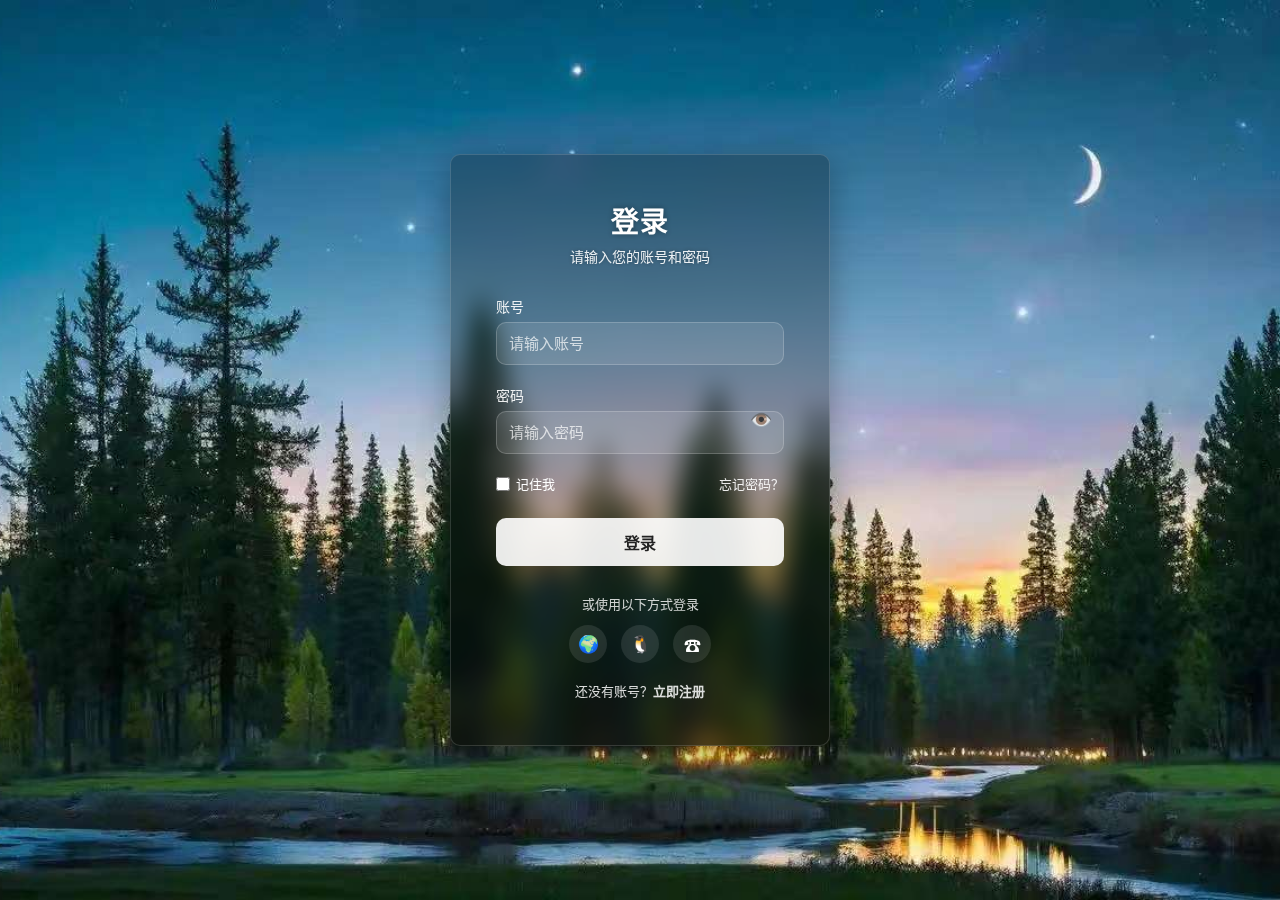
<file: denglu.html>
<!DOCTYPE html>
<html lang="zh-CN">
<head>
<meta charset="UTF-8">
<meta name="viewport" content="width=device-width, initial-scale=1.0">
<title>登录界面</title>
<style>
/* ===== 统一变量 ===== */
:root{
  --blur:12px;
  --radius:10px;
  --shadow:0 8px 32px rgba(0,0,0,.3);
  --white:rgba(255,255,255,.9);
  --gray:rgba(255,255,255,.55);
  --error:#ff6b6b;
  --success:#00d084;
}

*{
  margin:0;
  padding:0;
  box-sizing:border-box;
  font-family:'Microsoft YaHei',Arial,sans-serif;
}

body{
  height:100vh;
  display:flex;
  justify-content:center;
  align-items:center;
  background:#f0f2f5 url('1234.jpg') no-repeat center/cover;
  overflow:hidden;
}

/* ===== 半透明登录框（深灰） ===== */
.login-container{
  width:380px;
  padding:45px;
  border-radius:var(--radius);
  background:rgba(0,0,0,.25);   /* 半透明深灰 */
  backdrop-filter:blur(var(--blur));
  border:1px solid rgba(255,255,255,.15);
  box-shadow:var(--shadow);
  color:#fff;
  animation:fadeIn .8s ease;
}
@keyframes fadeIn{
  from{opacity:0;transform:translateY(30px)}
  to{opacity:1;transform:translateY(0)}
}

.login-header{
  text-align:center;
  margin-bottom:30px;
}
.login-header h2{
  font-size:28px;
  font-weight:600;
  letter-spacing:1px;
  text-shadow:0 0 6px rgba(0,0,0,.4);
}
.login-header p{
  font-size:14px;
  opacity:.9;
  margin-top:6px;
  text-shadow:0 0 4px rgba(0,0,0,.4);
}

/* ===== 输入 ===== */
.form-group{
  margin-bottom:20px;
  position:relative;
}
.form-group label{
  display:block;
  margin-bottom:6px;
  font-size:14px;
  opacity:.9;
}
.form-group input{
  width:100%;
  padding:12px 40px 12px 12px;
  background:rgba(255,255,255,.1);   /* 半透明浅灰 */
  border:1px solid rgba(255,255,255,.2);
  border-radius:var(--radius);
  color:#fff;
  font-size:15px;
  transition:all .3s;
}
.form-group input:focus{
  outline:none;
  border-color:#fff;
  background:rgba(255,255,255,.15);
}
.form-group input::placeholder{color:rgba(255,255,255,.7)}

.password-toggle{
  position:absolute;
  right:12px;
  top:50%;
  transform:translateY(-50%);
  cursor:pointer;
  font-size:18px;
  opacity:.8;
  transition:opacity .2s;
}
.password-toggle:hover{opacity:1}

.caps-lock-warning{
  font-size:12px;
  color:#ffd6d6;
  margin-top:4px;
  display:none;
}

/* ===== 选项 ===== */
.remember-forgot{
  display:flex;
  justify-content:space-between;
  align-items:center;
  margin-bottom:25px;
  font-size:13px;
}
.remember-me{display:flex;align-items:center}
.remember-me input{width:14px;height:14px;margin-right:6px;accent-color:#fff}
.forgot-password{color:var(--white);text-decoration:none;transition:color .2s}
.forgot-password:hover{color:#fff;text-decoration:underline}

/* ===== 按钮 ===== */
.login-button{
  width:100%;
  padding:12px;
  background:var(--white);
  color:#222;
  border:none;
  border-radius:var(--radius);
  font-size:16px;
  font-weight:600;
  cursor:pointer;
  transition:all .3s;
  position:relative;
  overflow:hidden;
}
.login-button:hover{background:#fff;transform:translateY(-2px);box-shadow:0 4px 16px rgba(0,0,0,.2)}
.login-button:disabled{background:#999;cursor:not-allowed;transform:none}

.button-loading{position:absolute;top:50%;left:50%;transform:translate(-50%,-50%);display:none}
.spinner{width:20px;height:20px;border:2px solid rgba(0,0,0,.2);border-top:2px solid #222;border-radius:50%;animation:spin 1s linear infinite}
@keyframes spin{to{transform:translate(-50%,-50%) rotate(360deg)}}

/* ===== 提示 ===== */
.error-message,.success-message{
  font-size:13px;margin-top:12px;text-align:center;display:none;
  padding:8px;border-radius:4px;
}
.error-message{background:rgba(255,100,100,.25);color:#ffd6d6;border:1px solid rgba(255,100,100,.4)}
.success-message{background:rgba(100,230,100,.25);color:#e6ffe6;border:1px solid rgba(100,230,100,.4)}

/* ===== 其他登录 ===== */
.social-login{margin-top:28px;text-align:center;font-size:13px}
.social-login p{opacity:.8;margin-bottom:12px}
.social-icons{display:flex;gap:14px;justify-content:center}
.social-icon{
  width:38px;height:38px;border-radius:50%;background:rgba(255,255,255,.1);
  display:flex;align-items:center;justify-content:center;color:#fff;
  font-size:17px;text-decoration:none;transition:all .3s;
}
.social-icon:hover{background:rgba(255,255,255,.2);transform:translateY(-2px)}

.register-link{text-align:center;margin-top:18px;font-size:13px;opacity:.85}
.register-link a{color:#fff;font-weight:600;text-decoration:none}
.register-link a:hover{text-decoration:underline}

/* ===== 弹窗 ===== */
.modal{
  display:none;position:fixed;inset:0;background:rgba(0,0,0,.55);
  z-index:1000;justify-content:center;align-items:center;
  animation:fadeIn .3s ease;
}
.modal-content{
  background:var(--white);color:#222;padding:30px;border-radius:var(--radius);
  width:300px;text-align:center;animation:slideUp .3s ease;
}
@keyframes slideUp{from{transform:translateY(30px);opacity:0}to{transform:translateY(0);opacity:1}}
.modal-content h3{margin-bottom:10px}
.modal-content input{
  width:100%;padding:10px;margin:10px 0 15px;border:1px solid #ccc;border-radius:5px;
}
.modal-buttons{display:flex;gap:10px;justify-content:center}
.modal-button{padding:8px 20px;border:none;border-radius:5px;cursor:pointer;transition:all .3s}
.modal-button.confirm{background:#222;color:#fff}
.modal-button.cancel{background:#ddd}
.modal-button:hover{transform:translateY(-2px)}

/* ===== 错误抖动 ===== */
@keyframes shake{
  0%,100%{transform:translateX(0)}
  25%{transform:translateX(-8px)}
  75%{transform:translateX(8px)}
}
.input-error{animation:shake .4s;border-color:var(--error) !important}
</style>
</head>
<body>

<div class="login-container">
  <div class="login-header">
    <h2>登录</h2>
    <p>请输入您的账号和密码</p>
  </div>

  <form id="loginForm">
    <div class="form-group">
      <label for="username">账号</label>
      <input type="text" id="username" placeholder="请输入账号" required>
    </div>

    <div class="form-group">
      <label for="password">密码</label>
      <input type="password" id="password" placeholder="请输入密码" required>
      <span class="password-toggle" id="passwordToggle">👁️</span>
      <div class="caps-lock-warning" id="capsLockWarning">大写锁定已开启</div>
    </div>

    <div class="remember-forgot">
      <label class="remember-me">
        <input type="checkbox" id="rememberMe"> 记住我
      </label>
      <a href="#" class="forgot-password" id="forgotPassword">忘记密码？</a>
    </div>

    <button type="submit" class="login-button" id="loginButton">
      <span class="button-text">登录</span>
      <div class="button-loading"><div class="spinner"></div></div>
    </button>

    <div id="errorMessage" class="error-message">账号或密码错误！</div>
    <div id="successMessage" class="success-message">登录成功！</div>
  </form>

  <div class="social-login">
    <p>或使用以下方式登录</p>
    <div class="social-icons">
      <a href="#" class="social-icon" title="微信">🌍</a>
      <a href="#" class="social-icon" title="QQ">🐧</a>
      <a href="#" class="social-icon" title="电话">☎</a>
    </div>
  </div>

  <div class="register-link">
    还没有账号？<a href="#">立即注册</a>
  </div>
</div>

<!-- 找回密码弹窗 -->
<div class="modal" id="forgotModal">
  <div class="modal-content">
    <h3>找回密码</h3>
    <p>请输入您的注册邮箱</p>
    <input type="email" id="resetEmail" placeholder="邮箱地址">
    <div class="modal-buttons">
      <button class="modal-button cancel" id="cancelReset">取消</button>
      <button class="modal-button confirm" id="confirmReset">发送</button>
    </div>
  </div>
</div>

<script>
/* === 密码可见 === */
const passwordToggle = document.getElementById('passwordToggle');
const passwordInput = document.getElementById('password');
passwordToggle.addEventListener('click', () => {
  passwordInput.type = passwordInput.type === 'password' ? 'text' : 'password';
  passwordToggle.textContent = passwordInput.type === 'password' ? '👁️' : '🙈';
});

/* === 大写锁定提示 === */
const capsLockWarning = document.getElementById('capsLockWarning');
['keydown','keyup'].forEach(ev => 
  passwordInput.addEventListener(ev, e => 
    capsLockWarning.style.display = e.getModifierState('CapsLock') ? 'block' : 'none'
  )
);

/* === 记住我 === */
window.addEventListener('DOMContentLoaded', () => {
  if (localStorage.getItem('rememberMe') === 'true') {
    document.getElementById('username').value = localStorage.getItem('savedUsername') || '';
    document.getElementById('password').value = localStorage.getItem('savedPassword') || '';
    document.getElementById('rememberMe').checked = true;
  }
});

/* === 登录提交 === */
document.getElementById('loginForm').addEventListener('submit', e => {
  e.preventDefault();
  const username = document.getElementById('username').value.trim();
  const password = document.getElementById('password').value.trim();
  const rememberMe = document.getElementById('rememberMe').checked;
  const errorBox = document.getElementById('errorMessage');
  const successBox = document.getElementById('successMessage');
  const loginBtn = document.getElementById('loginButton');
  const btnText = loginBtn.querySelector('.button-text');
  const loader = loginBtn.querySelector('.button-loading');

  // 重置
  errorBox.style.display = 'none';
  successBox.style.display = 'none';
  document.getElementById('username').classList.remove('input-error');
  document.getElementById('password').classList.remove('input-error');

  if (!username || !password) {
    errorBox.textContent = '请输入账号和密码！';
    errorBox.style.display = 'block';
    if (!username) document.getElementById('username').classList.add('input-error');
    if (!password) document.getElementById('password').classList.add('input-error');
    return;
  }

  // 加载动画
  loginBtn.disabled = true;
  btnText.style.opacity = '0';
  loader.style.display = 'block';

  // 模拟请求
  setTimeout(() => {
    loginBtn.disabled = false;
    btnText.style.opacity = '1';
    loader.style.display = 'none';

    if (username === 'lin' && password === '36923692') {
      successBox.style.display = 'block';
      // 记住账号
      if (rememberMe) {
        localStorage.setItem('savedUsername', username);
        localStorage.setItem('savedPassword', password);
        localStorage.setItem('rememberMe', 'true');
      } else {
        localStorage.removeItem('savedUsername');
        localStorage.removeItem('savedPassword');
        localStorage.setItem('rememberMe', 'false');
      }
      // 成功后跳转
      setTimeout(() => alert('登录成功！即将跳转...'), 1200);
    } else {
      errorBox.style.display = 'block';
      document.getElementById('username').classList.add('input-error');
      document.getElementById('password').classList.add('input-error');
      setTimeout(() => {
        document.getElementById('username').classList.remove('input-error');
        document.getElementById('password').classList.remove('input-error');
      }, 3000);
    }
  }, 1500);
});

/* === 忘记密码弹窗 === */
const forgotModal = document.getElementById('forgotModal');
document.getElementById('forgotPassword').addEventListener('click', e => {
  e.preventDefault(); forgotModal.style.display = 'flex';
});
document.getElementById('cancelReset').addEventListener('click', () => {
  forgotModal.style.display = 'none'; document.getElementById('resetEmail').value = '';
});
document.getElementById('confirmReset').addEventListener('click', () => {
  const email = document.getElementById('resetEmail').value.trim();
  if (email) { alert('重置链接已发送！'); forgotModal.style.display = 'none'; document.getElementById('resetEmail').value = ''; }
  else alert('请输入有效邮箱！');
});
forgotModal.addEventListener('click', e => { if (e.target === forgotModal) forgotModal.style.display = 'none'; });

/* === 社交 & 注册占位 === */
document.querySelectorAll('.social-icon').forEach(icon =>
  icon.addEventListener('click', e => { e.preventDefault(); alert(`${icon.title}登录开发中...`); })
);
document.querySelector('.register-link a').addEventListener('click', e => { e.preventDefault(); alert('注册功能开发中...'); });

/* === 输入框焦点放大 === */
document.querySelectorAll('input[type="text"], input[type="password"]').forEach(inp => {
  inp.addEventListener('focus', () => inp.parentElement.style.transform = 'scale(1.02)');
  inp.addEventListener('blur', () => inp.parentElement.style.transform = 'scale(1)');
});

/* === 防止重复提交 === */
let isSubmitting = false;
document.getElementById('loginForm').addEventListener('submit', () => {
  if (isSubmitting) return false;
  isSubmitting = true;
  setTimeout(() => isSubmitting = false, 2000);
});
</script>
</body>
</html>
</file>
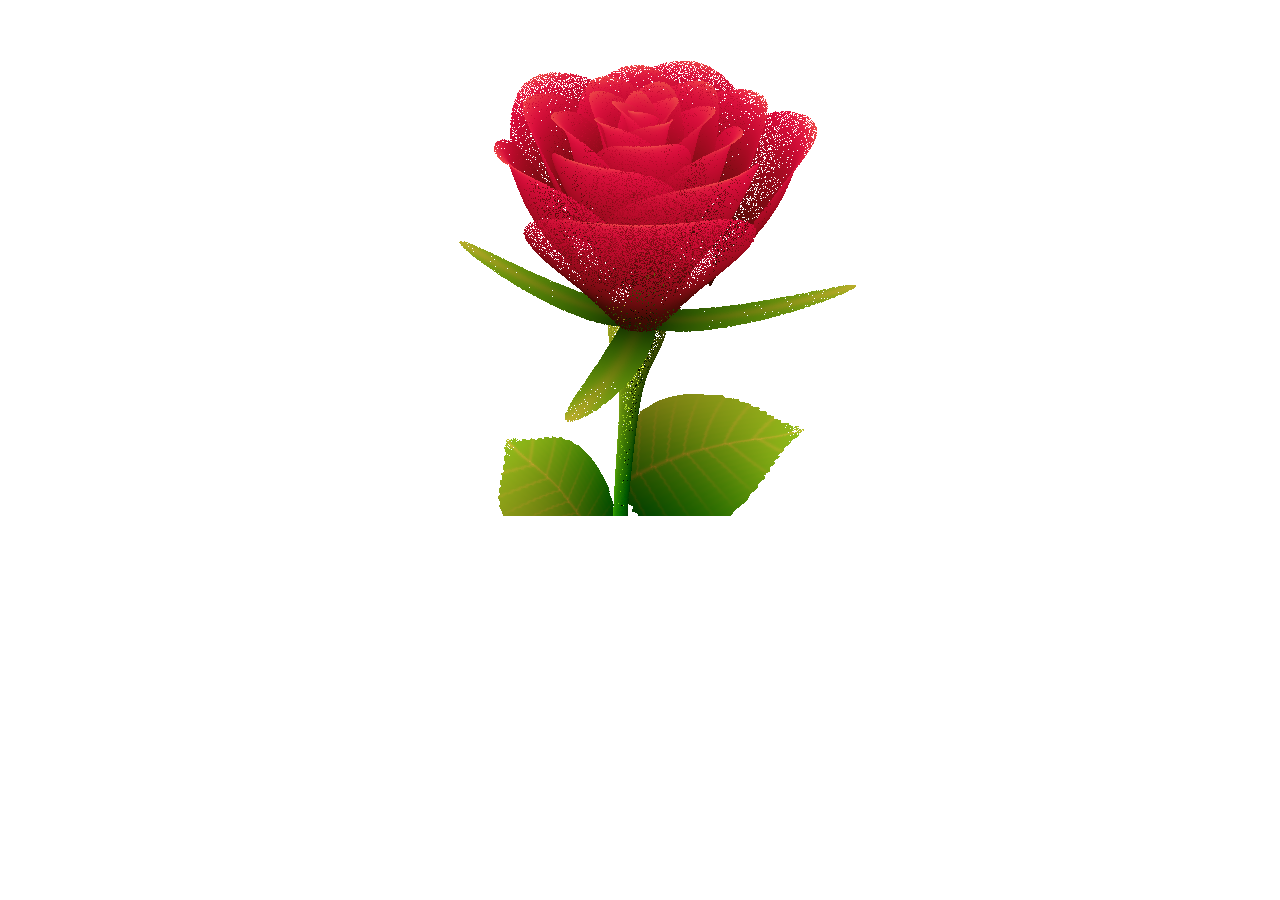
<file: hua1.html>
<!DOCTYPE html>
<html>
<head>
<title>玫瑰</title>
<meta charset="utf-8">
</head>
<body>
<p style="text-align: center;">
<canvas id="c" height="500" width="500"></canvas>
<script>
 var b = document.body;
 var c = document.getElementsByTagName('canvas')[0];
 var a = c.getContext('2d');
 document.body.clientWidth;
</script>
<script>
// start of submission //
with(m=Math)C=cos,S=sin,P=pow,R=random;c.width=c.height=f=500;h=-250;function p(a,b,c){if(c>60)return[S(a*7)*(13+5/(.2+P(b*4,4)))-S(b)*50,b*f+50,625+C(a*7)*(13+5/(.2+P(b*4,4)))+b*400,a*1-b/2,a];A=a*2-1;B=b*2-1;if(A*A+B*B<1){if(c>37){n=(j=c&1)?6:4;o=.5/(a+.01)+C(b*125)*3-a*300;w=b*h;return[o*C(n)+w*S(n)+j*610-390,o*S(n)-w*C(n)+550-j*350,1180+C(B+A)*99-j*300,.4-a*.1+P(1-B*B,-h*6)*.15-a*b*.4+C(a+b)/5+P(C((o*(a+1)+(B>0?w:-w))/25),30)*.1*(1-B*B),o/1e3+.7-o*w*3e-6]}if(c>32){c=c*1.16-.15;o=a*45-20;w=b*b*h;z=o*S(c)+w*C(c)+620;return[o*C(c)-w*S(c),28+C(B*.5)*99-b*b*b*60-z/2-h,z,(b*b*.3+P((1-(A*A)),7)*.15+.3)*b,b*.7]}o=A*(2-b)*(80-c*2);w=99-C(A)*120-C(b)*(-h-c*4.9)+C(P(1-b,7))*50+c*2;z=o*S(c)+w*C(c)+700;return[o*C(c)-w*S(c),B*99-C(P(b, 7))*50-c/3-z/1.35+450,z,(1-b/1.2)*.9+a*.1, P((1-b),20)/4+.05]}}setInterval('for(i=0;i<1e4;i++)if(s=p(R(),R(),i%46/.74)){z=s[2];x=~~(s[0]*f/z-h);y=~~(s[1]*f/z-h);if(!m[q=y*f+x]|m[q]>z)m[q]=z,a.fillStyle="rgb("+~(s[3]*h)+","+~(s[4]*h)+","+~(s[3]*s[3]*-80)+")",a.fillRect(x,y,1,1)}',0)
// end of submission //
</script><br>
</p >
</body>
</html>
</file>
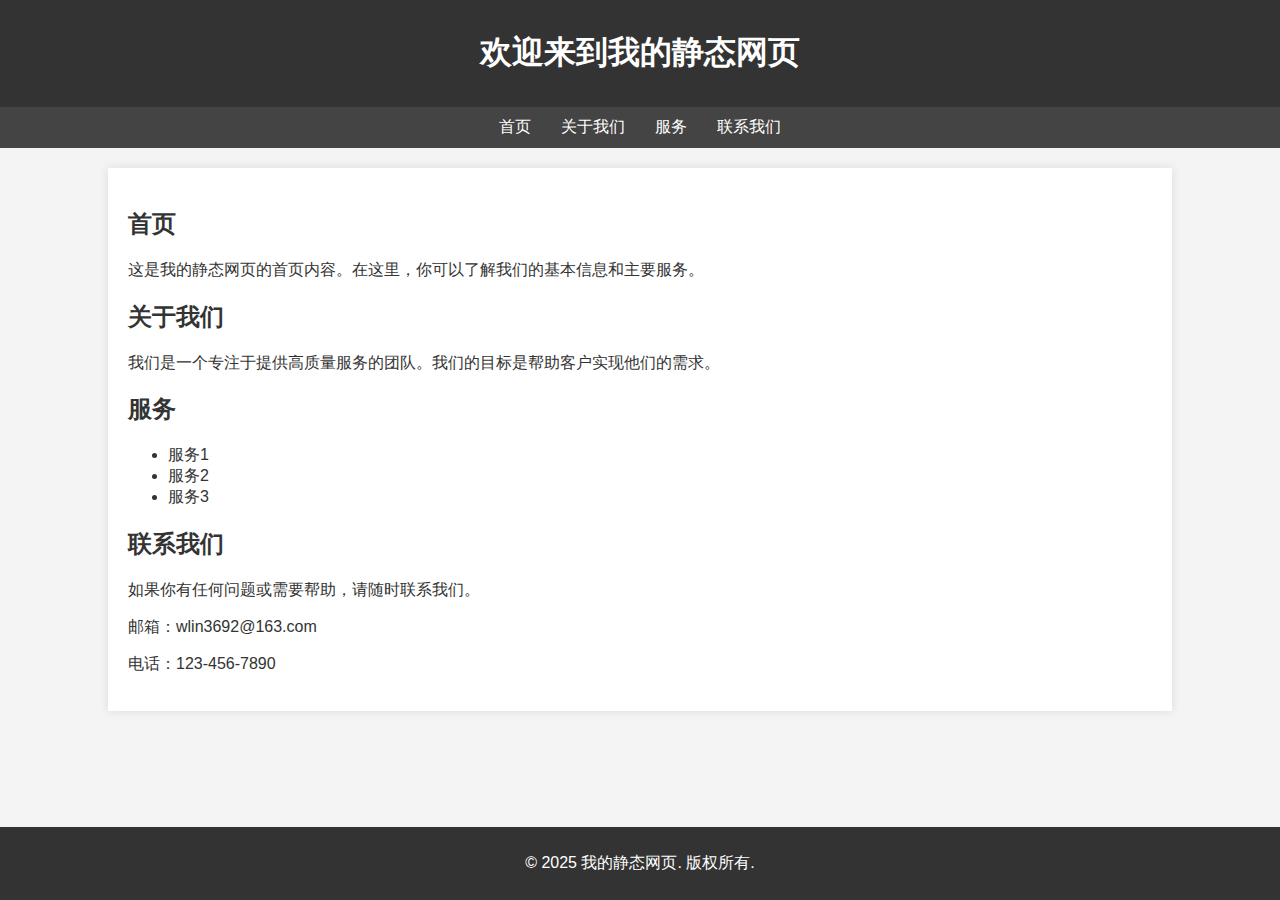
<file: www.html>
<!DOCTYPE html>
<html lang="en">
<head>
    <meta charset="UTF-8">
    <meta name="viewport" content="width=device-width, initial-scale=1.0">
    <title>我的静态网页</title>
    <style>
        body {
            font-family: Arial, sans-serif;
            margin: 0;
            padding: 0;
            background-color: #f4f4f4;
            color: #333;
        }
        header {
            background-color: #333;
            color: #fff;
            padding: 10px 0;
            text-align: center;
        }
        nav {
            display: flex;
            justify-content: center;
            background-color: #444;
        }
        nav a {
            color: #fff;
            padding: 10px 15px;
            text-decoration: none;
        }
        nav a:hover {
            background-color: #555;
        }
        .container {
            width: 80%;
            margin: 20px auto;
            padding: 20px;
            background-color: #fff;
            box-shadow: 0 0 10px rgba(0, 0, 0, 0.1);
        }
        footer {
            text-align: center;
            padding: 10px 0;
            background-color: #333;
            color: #fff;
            position: fixed;
            width: 100%;
            bottom: 0;
        }
    </style>
</head>
<body>
    <header>
        <h1>欢迎来到我的静态网页</h1>
    </header>
    <nav>
        <a href="#home">首页</a>
        <a href="#about">关于我们</a>
        <a href="#services">服务</a>
        <a href="#contact">联系我们</a>
    </nav>
    <div class="container">
        <section id="home">
            <h2>首页</h2>
            <p>这是我的静态网页的首页内容。在这里，你可以了解我们的基本信息和主要服务。</p>
        </section>
        <section id="about">
            <h2>关于我们</h2>
            <p>我们是一个专注于提供高质量服务的团队。我们的目标是帮助客户实现他们的需求。</p>
        </section>
        <section id="services">
            <h2>服务</h2>
            <ul>
                <li>服务1</li>
                <li>服务2</li>
                <li>服务3</li>
            </ul>
        </section>
        <section id="contact">
            <h2>联系我们</h2>
            <p>如果你有任何问题或需要帮助，请随时联系我们。</p>
            <p>邮箱：wlin3692@163.com</p>
            <p>电话：123-456-7890</p>
        </section>
    </div>
    <footer>
        <p>&copy; 2025 我的静态网页. 版权所有.</p>
    </footer>
</body>
</html>
</file>
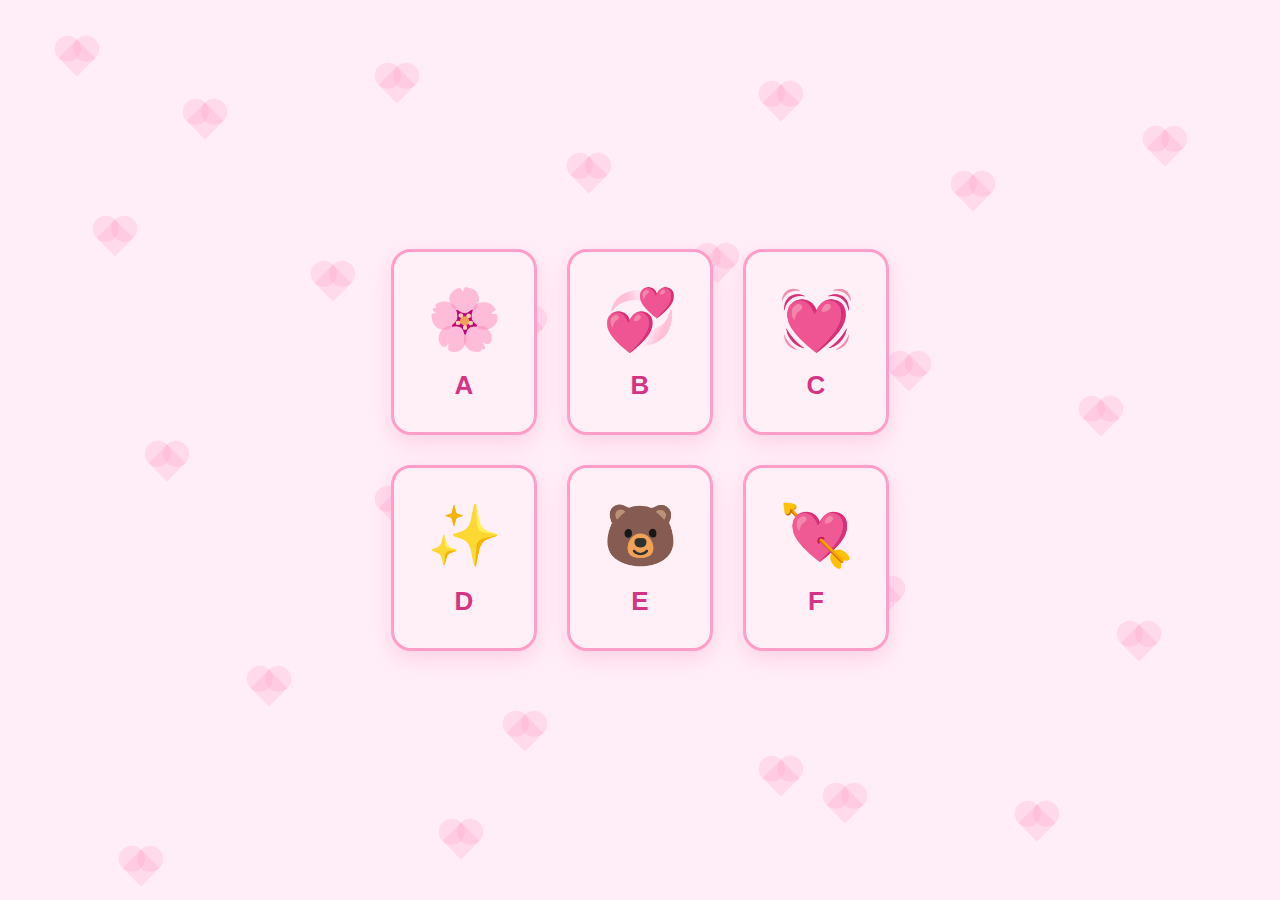
<file: 3/选项界面.html>
<!DOCTYPE html>
<html lang="zh-CN">
<head>
<meta charset="UTF-8">
<title>选项界面💘</title>
<style>
/* 全局 */
body{
    height:100vh;
    margin:0;
    display:flex;
    justify-content:center;
    align-items:center;
    background:#ffeef7;
    font-family:Arial,Helvetica,sans-serif;
    overflow:hidden;
    position:relative;
}

/* ===== 大量背景爱心 ===== */
.bg-heart{
    position:absolute;
    width:26px;
    height:26px;
    background:rgba(255,158,200,0.25);
    transform:rotate(-45deg);
    animation:float 8s infinite ease-in-out;
}
.bg-heart::before,
.bg-heart::after{
    content:'';
    width:26px;
    height:26px;
    background:inherit;
    border-radius:50%;
    position:absolute;
}
.bg-heart::before{top:-13px;left:0;}
.bg-heart::after{left:13px;top:0;}
@keyframes float{
    0%,100%{transform:rotate(-45deg) translateY(0) scale(1);}
    50%{transform:rotate(-45deg) translateY(-25px) scale(1.1);}
}

/* 随机分布 */
.bg-heart:nth-child(1){top:5%;left:5%;animation-delay:0s;}
.bg-heart:nth-child(2){top:12%;left:15%;animation-delay:.3s;}
.bg-heart:nth-child(3){top:8%;left:30%;animation-delay:.6s;}
.bg-heart:nth-child(4){top:18%;left:45%;animation-delay:.9s;}
.bg-heart:nth-child(5){top:10%;left:60%;animation-delay:1.2s;}
.bg-heart:nth-child(6){top:20%;left:75%;animation-delay:1.5s;}
.bg-heart:nth-child(7){top:15%;left:90%;animation-delay:1.8s;}
.bg-heart:nth-child(8){top:25%;left:8%;animation-delay:2.1s;}
.bg-heart:nth-child(9){top:30%;left:25%;animation-delay:2.4s;}
.bg-heart:nth-child(10){top:35%;left:40%;animation-delay:2.7s;}
.bg-heart:nth-child(11){top:28%;left:55%;animation-delay:3s;}
.bg-heart:nth-child(12){top:40%;left:70%;animation-delay:3.3s;}
.bg-heart:nth-child(13){top:45%;left:85%;animation-delay:3.6s;}
.bg-heart:nth-child(14){top:50%;left:12%;animation-delay=3.9s;}
.bg-heart:nth-child(15){top:55%;left:30%;animation-delay:4.2s;}
.bg-heart:nth-child(16){top:60%;left:50%;animation-delay:4.5s;}
.bg-heart:nth-child(17){top:65%;left:68%;animation-delay:4.8s;}
.bg-heart:nth-child(18){top:70%;left:88%;animation-delay:5.1s;}
.bg-heart:nth-child(19){top:75%;left:20%;animation-delay:5.4s;}
.bg-heart:nth-child(20){top:80%;left:40%;animation-delay:5.7s;}
.bg-heart:nth-child(21){top:85%;left:60%;animation-delay:6s;}
.bg-heart:nth-child(22){top:90%;left:80%;animation-delay:6.3s;}
.bg-heart:nth-child(23){top:95%;left:10%;animation-delay:6.6s;}
.bg-heart:nth-child(24){top:92%;left:35%;animation-delay:6.9s;}
.bg-heart:nth-child(25){top:88%;left:65%;animation-delay:7.2s;}

/* ===== 选项卡片 ===== */
.container{
    display: grid;                      /* 关键改动：改为两排网格 */
    grid-template-columns: repeat(3, 1fr);
    grid-template-rows: repeat(2, auto);
    gap: 30px;
    justify-items: center;
    position: relative;
    z-index: 10;
}
.card{
    width: 140px;
    height: 180px;
    background: #fff0f8;
    border: 3px solid #ff9ec8;
    border-radius: 20px;
    display: flex;
    flex-direction: column;
    align-items: center;
    justify-content: center;
    cursor: pointer;
    box-shadow: 0 8px 20px rgba(255,158,200,.35);
    transition: transform .2s, box-shadow .2s;
    user-select: none;
}
.card:active{
    transform: scale(0.92);
    box-shadow: 0 4px 10px rgba(255,158,200,.55);
}
.card input{display: none;}
.card-icon{
    font-size: 60px;
    margin-bottom: 15px;
    transition: transform .3s;
}
.card input:checked ~ .card-icon{
    transform: scale(1.2) rotate(15deg);
    filter: drop-shadow(0 0 6px #ff3d8b);
}
.card-label{
    font-size: 26px;
    color: #d63384;
    font-weight: bold;
}
</style>
</head>
<body>

<!-- 25颗背景爱心 -->
<div class="bg-heart"></div>
<div class="bg-heart"></div>
<div class="bg-heart"></div>
<div class="bg-heart"></div>
<div class="bg-heart"></div>
<div class="bg-heart"></div>
<div class="bg-heart"></div>
<div class="bg-heart"></div>
<div class="bg-heart"></div>
<div class="bg-heart"></div>
<div class="bg-heart"></div>
<div class="bg-heart"></div>
<div class="bg-heart"></div>
<div class="bg-heart"></div>
<div class="bg-heart"></div>
<div class="bg-heart"></div>
<div class="bg-heart"></div>
<div class="bg-heart"></div>
<div class="bg-heart"></div>
<div class="bg-heart"></div>
<div class="bg-heart"></div>
<div class="bg-heart"></div>
<div class="bg-heart"></div>
<div class="bg-heart"></div>
<div class="bg-heart"></div>

<div class="container">
    <!-- 第一排 -->
    <label class="card" onclick="location.href='shu/shu.html'">
        <input type="radio" name="choose">
        <span class="card-icon">🌸</span>
        <span class="card-label">A</span>
    </label>
    <label class="card" onclick="location.href='zhuan/转动爱心.html'">
        <input type="radio" name="choose">
        <span class="card-icon">💞</span>
        <span class="card-label">B</span>
    </label>
    <label class="card" onclick="location.href='tiao/tiao.html'">
        <input type="radio" name="choose">
        <span class="card-icon">💓</span>
        <span class="card-label">C</span>
    </label>

    <!-- 第二排 -->
    <label class="card" onclick="location.href='xing/xing.html'">
        <input type="radio" name="choose">
        <span class="card-icon">✨</span>
        <span class="card-label">D</span>
    </label>
    <label class="card" onclick="location.href='yierbubu/yierbubu.html'">
        <input type="radio" name="choose">
        <span class="card-icon">🐻</span>
        <span class="card-label">E</span>
    </label>
    <label class="card" onclick="location.href='she/she.html'">
        <input type="radio" name="choose">
        <span class="card-icon">💘</span>
        <span class="card-label">F</span>
    </label>
</div>

</body>
</html>
</file>
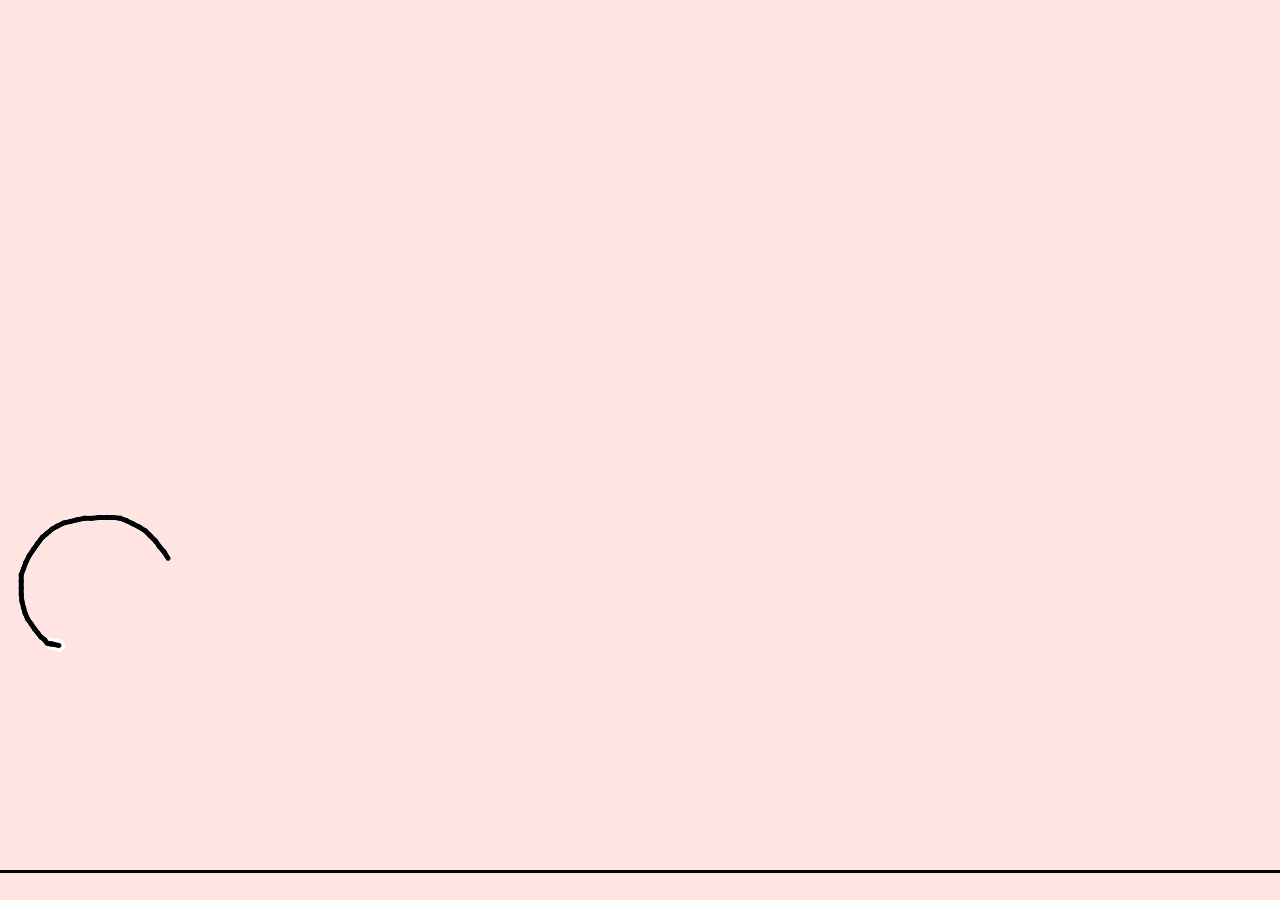
<file: 3/she/she.html>
<!DOCTYPE html>
<html lang="en">
<head>
    <meta charset="UTF-8">
    <title>发射爱心，biu~💘</title>
    <meta name="language" content="zh-CN">
    <meta name="title" content="爱心发射😘">
    <meta name="github" content="https://github.com/sun0225SUN/Awesome-Love-Code">
    <meta name="describe" content="收集不易，您的star是我坚持的动力，同时也欢迎各位PR哦! ">
    <link rel="icon" type="image/x-icon" href="https://cdn.jsdelivr.net/gh/sun0225SUN/photos/img/20210715233345.png">
    <link rel="stylesheet" href="css/love.css">
</head>

<body>

    <audio autoplay="autopaly" loop="loop" id="audios" preload="auto">
        <source src="MP3/1.mp3" />
    </audio>

    <div class="container" onselectstart="return false;" unselectable="on" style="-moz-user-select:none;">

        <div class="body_left">
            <img src="images/biubiubiu.gif" alt="" ondragstart='return false;'>
        </div>

        <div class="body_center love">
            <div class="block">
                <div class="div1"></div>
                <div class="div2"></div>
                <div class="div3"></div>
                <div class="div4"></div>
            </div>
        </div>
    </div>

    <div class="footer">
        <div class="border">
            <div class="border-top"></div>
            <div class="border-bottom"></div>
        </div>
    </div>

    <script type="text/javascript" src="js/love.js"></script>

</body>

</html>
</file>
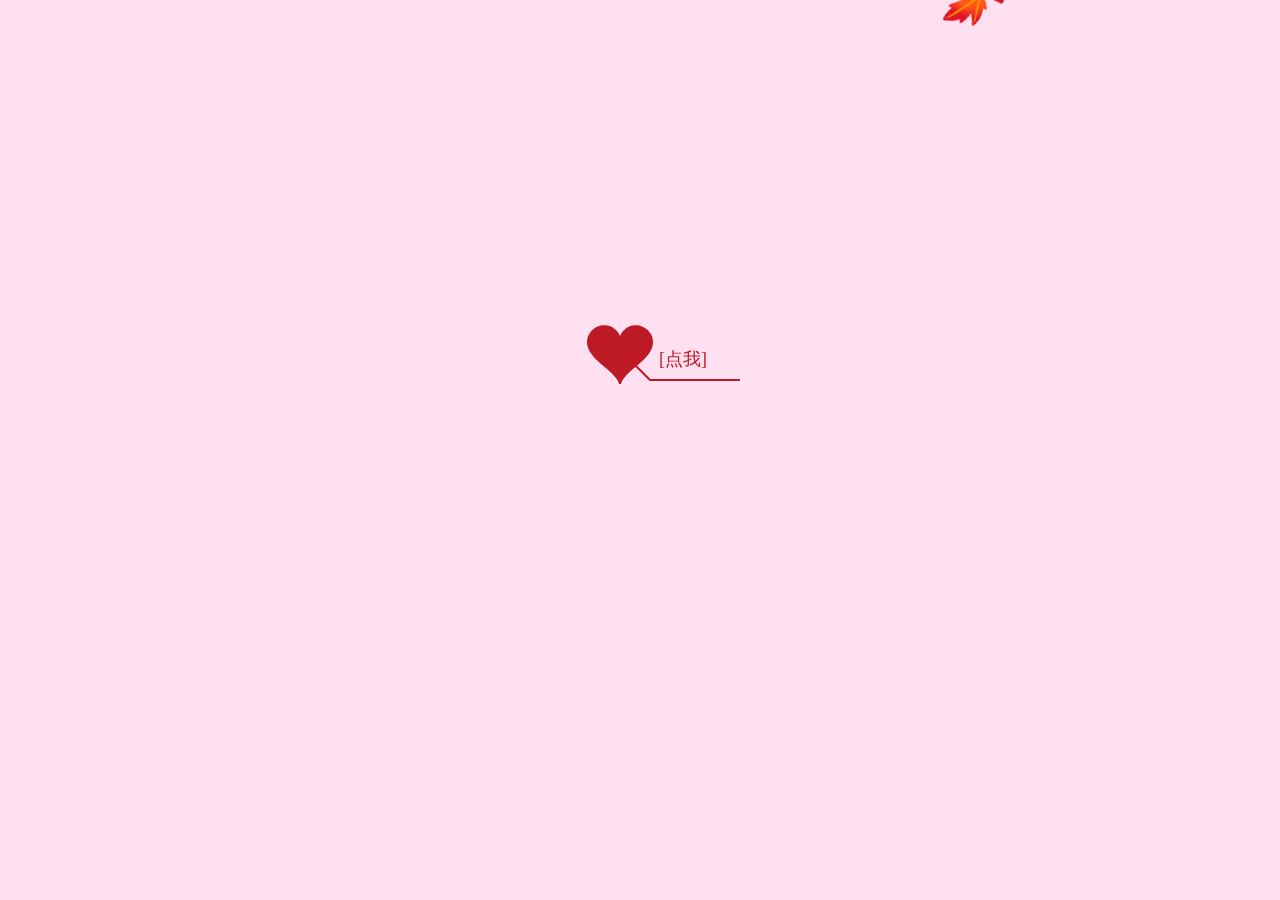
<file: 3/shu/shu.html>
﻿<!DOCTYPE html PUBLIC "-//W3C//DTD XHTML 1.0 Strict//EN" "http://www.w3.org/TR/xhtml1/DTD/xhtml1-strict.dtd">
<html>
<head>
    <meta http-equiv="Content-Type" content="text/html; charset=UTF-8">
    <title>❤用爱滋养我们的爱心树❤爱你呦❤</title>
    <link type="text/css" rel="stylesheet" href="./renxi/default.css">
    <script type="text/javascript" src="./renxi/jquery.min.js"></script>
    <script type="text/javascript" src="./renxi/jscex.min.js"></script>
    <script type="text/javascript" src="./renxi/jscex-parser.js"></script>
    <script type="text/javascript" src="./renxi/jscex-jit.js"></script>
    <script type="text/javascript" src="./renxi/jscex-builderbase.min.js"></script>
    <script type="text/javascript" src="./renxi/jscex-async.min.js"></script>
    <script type="text/javascript" src="./renxi/jscex-async-powerpack.min.js"></script>
    <script type="text/javascript" src="./renxi/functions.js" charset="utf-8"></script>
    <script type="text/javascript" src="./renxi/love.js" charset="utf-8"></script>

    <!-- 粉色飘落枫叶 -->
    <style>
        /* 枫叶初始状态：隐藏 */
        .mapleLeaf {
            position: fixed;
            top: -80px;                 /* 从屏幕外往下掉 */
            width: 40px;
            height: 40px;
            pointer-events: none;       /* 不干扰点击 */
            animation: fall 10s linear infinite;
            opacity: 0;
        }
        @keyframes fall {
            0%   { transform: translateY(0)    rotate(0deg);   opacity: 0; }
            10%  { opacity: 1; }
            100% { transform: translateY(110vh) rotate(360deg); opacity: 0; }
        }

        /* 持续飘落的枫叶（来自 index.html） */
        .maple {
            position: fixed;
            top: -60px;          /* 从屏幕外开始 */
            color: #ff0000;      /* emoji 颜色 */
            pointer-events: none;
            z-index: 999;
        }
    </style>
</head>

<body>
    <!-- 持续飘落的枫叶背景容器 -->
    <div class="maplebg"></div>

    <audio autoplay="autopaly" loop="loop">
        <source src="zzz.mp3" type="audio/mp3" />
    </audio>
    <div id="main">
        <div id="error">本页面采用HTML5编辑，目前您的浏览器无法显示，请换成谷歌(<a href="http://www.google.cn/chrome/intl/zh-CN/landing_chrome.html?hl=zh-CN&brand=CHMI">Chrome</a>)或者火狐(<a href="http://firefox.com.cn/download/">Firefox</a>)浏览器，或者其他游览器的最新版本。</div>
        <div id="wrap">
            <div id="text">
                <div id="code">
                    <font color="black" size="4"><b><i>
                    <span class="say">亲爱的老大！😘</span><br>
                    <span class="say"> </span><br>
                    <span class="say"><span class="ai" >跟你👫 </span>在一起的每个日常🌍</span><br>
                    <span class="say"> </span><br>
                    <span class="say"> 都藏着细碎的温柔💗</span><br>
                    <span class="say"> </span><br>
                    <span class="say">早安是你🌞</span><br>
                    <span class="say"> </span><br>
                    <span class="say">晚安是你🌙</span><br>
                    <span class="say"> </span><br>
                    <span class="say">心里暖暖的牵挂💌，也全是你😋</span><br>

                    <span class="say"> </span><br>
                    <span class="say">                             -- 爱你的🐷</span>
                    </i></b></font>
                </div>
            </div>
            <div id="clock-box">
                <span><font color="#666666"><span class="ai" >🐷和👩 </span>，在一起💕的</font></span>
                <div id="clock"></div>
            </div>
            <canvas id="canvas" width="1100" height="680"></canvas>
        </div>
    </div>

    <!-- 粉色飘落枫叶生成 -->
    <script>
        // 枫叶 SVG，可直接当背景图，省外部文件
        const leafSVG = `data:image/svg+xml,%3Csvg xmlns='http://www.w3.org/2000/svg' viewBox='0 0 64 64'%3E%3Cpath d='M32 8C18 8 8 18 8 32s10 24 24 24 24-10 24-24S46 8 32 8zm0 36c-6.6 0-12-5.4-12-12s5.4-12 12-12 12 5.4 12 12-5.4 12-12 12z' fill='%23ff6b6b'/%3E%3C/svg%3E`;

        function createLeaf(){
            const l       = document.createElement('div');
            l.className   = 'mapleLeaf';
            l.style.left  = Math.random()*100 + '%';
            l.style.animationDelay = Math.random()*3 + 's';
            l.style.background = 'url('+leafSVG+') no-repeat center/cover';
            document.body.appendChild(l);
        }

        /* 点一次画布就触发 */
        document.getElementById('canvas').addEventListener('click',function(){
            for(let i=0;i<25;i++) createLeaf();
        });   /* 去掉 {once:true} 可重复点击 */

        /* ===== 持续飘落 🍁 功能（来自 index.html） ===== */
        var d = "<div class='maple'>🍁</div>";   // 注意把 <div> 闭合写全
        setInterval(function () {
            var f = $(document).width();
            var e = Math.random() * f - 300;   // 横向初始位置
            var o = 0.2 + Math.random();       // 透明度
            var fon = 25 + Math.random() * 50; // 大小
            var l = e - 100 + 200 * Math.random(); // 横向漂移
            var k = 8000 + 5000 * Math.random();   // 下落时间
            var deg = Math.random() * 360;         // 旋转
            $(d).clone().appendTo(".maplebg").css({
                left: e + "px",
                opacity: o,
                transform: "rotate(" + deg + "deg)",
                "font-size": fon
            }).animate({
                top: "550px",
                left: l + "px",
                opacity: 0.1
            }, k, "linear", function () {
                $(this).remove();
            });
        }, 500);
    </script>

    <script>
        (function() {
            var canvas = $('#canvas');
            if (!canvas[0].getContext) {
                $("#error").show();
                return false;
            }
            var width = canvas.width();
            var height = canvas.height();
            canvas.attr("width", width);
            canvas.attr("height", height);
            var opts = {
                seed: {
                    x: width / 2 - 20,
                    color: "rgb(190, 26, 37)",
                    scale: 2
                },
                branch: [
                    [535, 680, 570, 250, 500, 200, 30, 100, [
                        [540, 500, 455, 417, 340, 400, 13, 100, [
                            [450, 435, 434, 430, 394, 395, 2, 40]
                        ]],
                        [550, 445, 600, 356, 680, 345, 12, 100, [
                            [578, 400, 648, 409, 661, 426, 3, 80]
                        ]],
                        [539, 281, 537, 248, 534, 217, 3, 40],
                        [546, 397, 413, 247, 328, 244, 9, 80, [
                            [427, 286, 383, 253, 371, 205, 2, 40],
                            [498, 345, 435, 315, 395, 330, 4, 60]
                        ]],
                        [546, 357, 608, 252, 678, 221, 6, 100, [
                            [590, 293, 646, 277, 648, 271, 2, 80]
                        ]]
                    ]]
                ],
                bloom: {
                    num: 700,
                    width: 1080,
                    height: 650,
                },
                footer: {
                    width: 1200,
                    height: 5,
                    speed: 10,
                }
            };
            var tree = new Tree(canvas[0], width, height, opts);
            var seed = tree.seed;
            var foot = tree.footer;
            var hold = 1;
            canvas.click(function(e) {
                var offset = canvas.offset(),
                    x, y;
                x = e.pageX - offset.left;
                y = e.pageY - offset.top;
                if (seed.hover(x, y)) {
                    hold = 0;
                    canvas.unbind("click");
                    canvas.unbind("mousemove");
                    canvas.removeClass('hand');
                }
            }).mousemove(function(e) {
                var offset = canvas.offset(),
                    x, y;
                x = e.pageX - offset.left;
                y = e.pageY - offset.top;
                canvas.toggleClass('hand', seed.hover(x, y));
            });
            var seedAnimate = eval(Jscex.compile("async", function() {
                seed.draw();
                while (hold) {
                    $await(Jscex.Async.sleep(10));
                }
                while (seed.canScale()) {
                    seed.scale(0.95);
                    $await(Jscex.Async.sleep(10));
                }
                while (seed.canMove()) {
                    seed.move(0, 2);
                    foot.draw();
                    $await(Jscex.Async.sleep(10));
                }
            }));
            var growAnimate = eval(Jscex.compile("async", function() {
                do {
                    tree.grow();
                    $await(Jscex.Async.sleep(10));
                }
                while (tree.canGrow());
            }));
            var flowAnimate = eval(Jscex.compile("async", function() {
                do {
                    tree.flower(2);
                    $await(Jscex.Async.sleep(10));
                }
                while (tree.canFlower());
            }));
            var moveAnimate = eval(Jscex.compile("async", function() {
                tree.snapshot("p1", 240, 0, 610, 680);
                while (tree.move("p1", 500, 0)) {
                    foot.draw();
                    $await(Jscex.Async.sleep(10));
                }
                foot.draw();
                tree.snapshot("p2", 500, 0, 610, 680);
                canvas.parent().css("background", "url(" + tree.toDataURL('image/png') + ")");
                canvas.css("background", "#ffe0f0");   // 柔和的粉红
                $await(Jscex.Async.sleep(300));
                canvas.css("background", "none");
            }));
            var jumpAnimate = eval(Jscex.compile("async", function() {
                var ctx = tree.ctx;
                while (true) {
                    tree.ctx.clearRect(0, 0, width, height);
                    tree.jump();
                    foot.draw();
                    $await(Jscex.Async.sleep(25));
                }
            }));
            var textAnimate = eval(Jscex.compile("async", function() {
                var together = new Date();
		together.setFullYear(2025, 10 - 1, 25);   // 2025 年 10 月 25 日
		together.setHours(22);                    // 22 点
		together.setMinutes(30);                  // 30 分
		together.setSeconds(0);
		together.setMilliseconds(0);
                $("#code").show().typewriter();
                $("#clock-box").fadeIn(500);
                while (true) {
                    timeElapse(together);
                    $await(Jscex.Async.sleep(1000));
                }
            }));
            var runAsync = eval(Jscex.compile("async", function() {
                $await(seedAnimate());
                $await(growAnimate());
                $await(flowAnimate());
                $await(moveAnimate());
                textAnimate().start();
                $await(jumpAnimate());
            }));
            runAsync().start();
        })();
    </script>
</body>
</html>
</file>
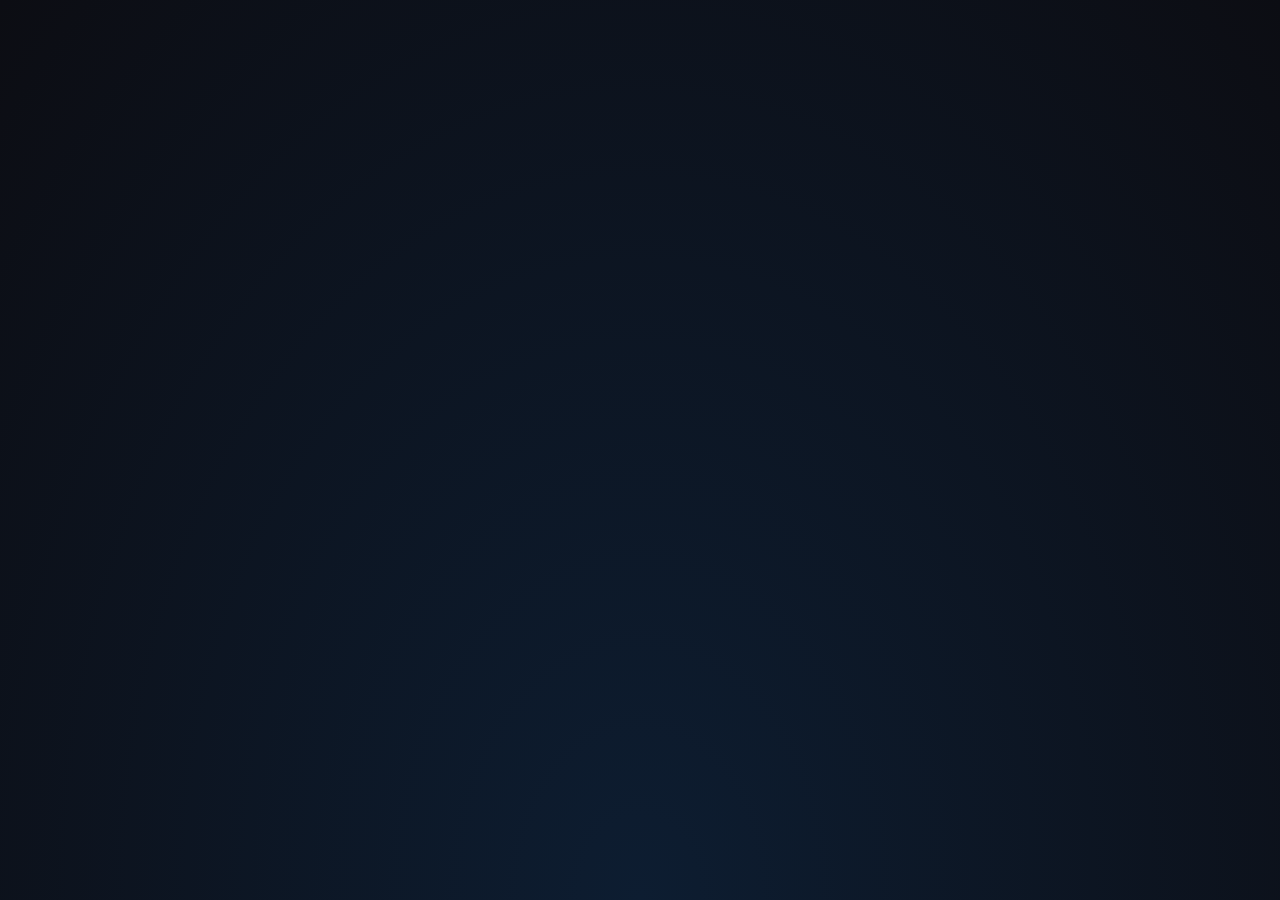
<file: 3/xing/xing.html>
<!DOCTYPE html>
<html lang="zh-CN">
<head>
    <meta charset="UTF-8">
    <meta name="viewport" content="width=device-width, initial-scale=1.0">
    <title>流星雨</title>
    <style>
        @keyframes star-opacity {
            0%   { opacity: 0; }
            40%  { opacity: 1; }
            60%  { opacity: 1; }
            100% { opacity: 0; }
        }

        @keyframes star-pos {
            0%   { transform: scale(0) rotate(0) translate3d(0, 0, 0); }
            100% { transform: scale(1) rotate(0) translate3d(-450px, 450px, 0); }
        }

        body {
            padding: 0;
            margin: 0;
            overflow: hidden;
        }

        /* 星空黑背景 */
        .index-bg {
            width: 100vw;
            height: 100vh;
            background: radial-gradient(ellipse at bottom, #0d1d31 0%, #0c0d13 100%);
            position: relative;
        }

        /* 星星容器 */
        .index-bg .stars {
            position: absolute;
            width: 100%;
            height: 100%;
        }

        /* 流星样式 */
        .index-bg .star {
            display: block;
            width: 5px;
            height: 5px;
            border-radius: 50%;
            background: #fff;
            top: 100px;
            left: 400px;
            position: absolute;
            transform-origin: 100% 0;
            animation: star-opacity 5s infinite ease-in, star-pos 5s infinite ease-in;
            box-shadow: 0 0 5px 5px rgba(255, 255, 255, .3);
            opacity: 0;
            z-index: 2;
        }

        /* 流星尾巴 */
        .index-bg .star:after {
            content: '';
            display: block;
            top: 0;
            left: 4px;
            border: 0 solid #fff;
            border-width: 0 90px 2px;
            border-color: transparent transparent transparent rgba(255, 255, 255, .3);
            transform: rotate(-45deg) translate3d(1px, 3px, 0);
            box-shadow: 0 0 1px 0 rgba(255, 255, 255, .1);
            transform-origin: 0% 100%;
        }
    </style>
</head>

<body>
    <div class="index-bg">
        <div class="stars">
            <div class="star"></div>
            <div class="star" style="top: 80px; left: 800px; animation-delay: 3s;"></div>
            <div class="star" style="top: 40px; left: 646px; animation-delay: 2s;"></div>
            <div class="star" style="top: 120px; left: 395px; animation-delay: 4s;"></div>
            <div class="star" style="top: 160px; left: 765px; animation-delay: 1s;"></div>
            <div class="star" style="top: 170px; left: 1200px; animation-delay: 2s;"></div>
            <div class="star" style="top: 200px; left: 1000px; animation-delay: 1s;"></div>
        </div>
    </div>
</body>
</html>
</file>
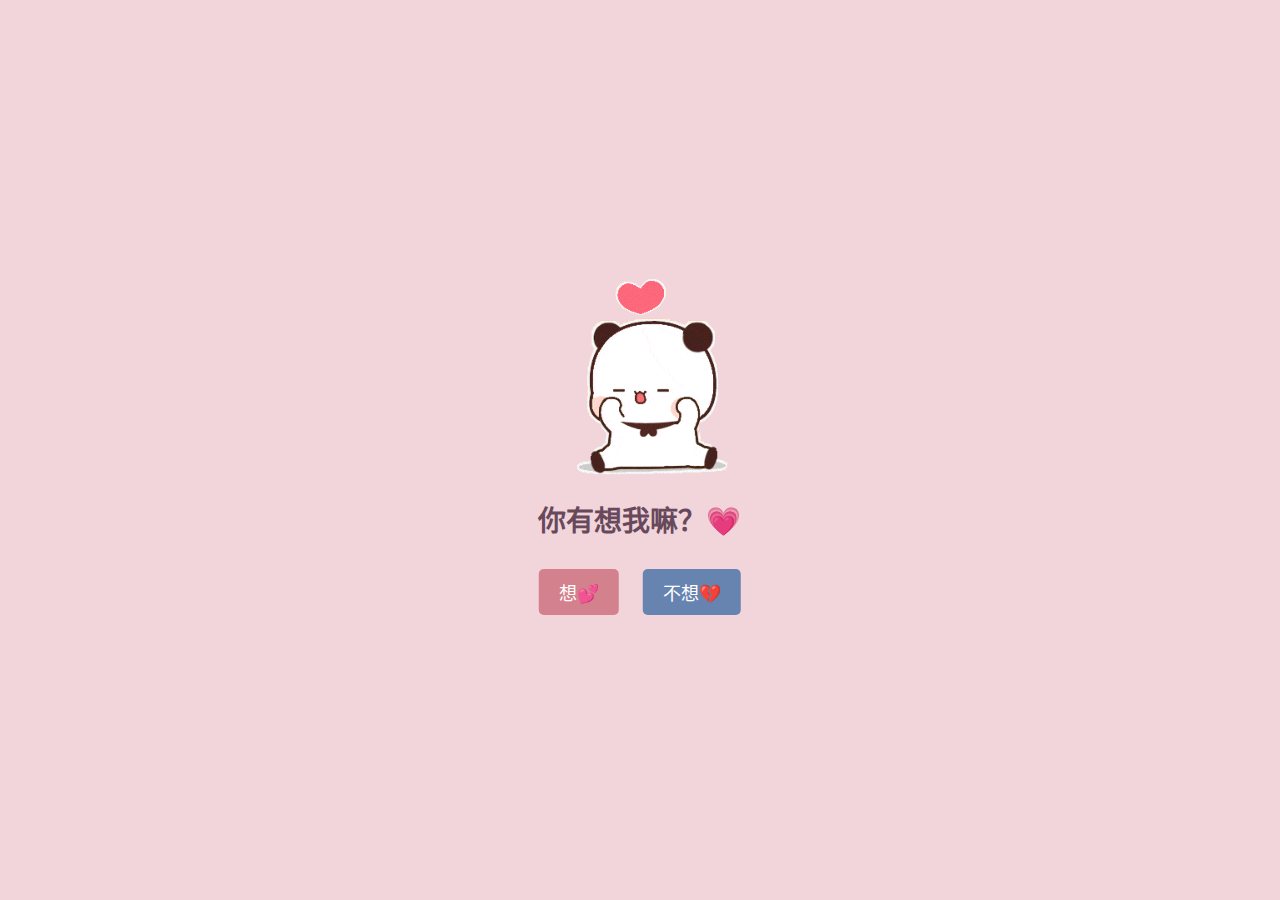
<file: 3/yierbubu/yierbubu.html>
<!DOCTYPE html>
<html lang="zh-CN">
<head>
    <meta charset="UTF-8">
    <meta name="viewport" content="width=device-width, initial-scale=1.0">
    <title>💗💗💗</title>
    <link rel="icon" type="image/gif" href="images/hug.gif">
    <link rel="stylesheet" href="style.css">
</head>
<body>
    <div class="container">
        <img id="mainImage" src="images/heart.gif" alt="笔芯~">
        <h1 id="question">你有想我嘛？💗</h1>
        <div class="buttons">
            <button id="yes">想💕</button>
            <button id="no">不想💔</button>
        </div>
    </div>

    <script src="script.js"></script>
</body>
</html>
</file>
<file: 3/she/css/love.css>
* {
    margin: 0;
    padding: 0;
    border: 0;
}
.icon-love {
    width: 400px;
}
html, body {
    width: 100%;
    height: 100%;
}

body {
    background-color: #ffe4e1; /* 浅粉色 */
    margin: 0;
    padding: 0;
}
.container {
    width: 100%;
    height: 100%;
    position: relative;
}

/*---------------------- body_left -------------------------*/
.body_left {
    width: 300px;
    height: 300px;
    left: 0;
    bottom: 110px;
    position: absolute;
    z-index: 98;

}

/*---------------------- body_left -------------------------*/

/*---------------------- body_center -------------------------*/
.container .love {
    width: 520px; /* 13 * 40 */
    height: 440px; /* 11 * 40 */
    left: 50%;
    top: 50%;
    position: absolute;
    margin: -260px 0 0 -220px;
    /*background-color: gray;*/
}

.love .block {
    right: 0;
    position: absolute;
    visibility: hidden; /*未开始升空动画前隐藏*/
    background-color: yellow;
}

.love .block div {
    width: 40px;
    height: 40px;
    position: absolute;
    background: url("../images/heart.png") no-repeat;
    background-size: contain;
    /*background-color: #c40908;*/
    /*border: 1px solid silver;*/
    box-sizing: border-box;
}


/*---------------------- body_center -------------------------*/

/*---------------------- footer -------------------------*/
@keyframes border {
    0% {
        width: 0;
    }
    5% {
        width: 5%;
    }
    10% {
        width: 10%;
    }
    15% {
        width: 15%;
    }
    20% {
        width: 20%;
    }
    25% {
        width: 25%;
    }
    30% {
        width: 30%;
    }
    35% {
        width: 35%;
    }
    40% {
        width: 40%;
    }
    45% {
        width: 45%;
    }
    50% {
        width: 50%;
    }
    55% {
        width: 55%;
    }
    60% {
        width: 60%;
    }
    65% {
        width: 65%;
    }
    70% {
        width: 70%;
    }
    75% {
        width: 75%;
    }
    80% {
        width: 80%;
    }
    85% {
        width: 85%;
    }
    90% {
        width: 90%;
    }
    95% {
        width: 95%;
    }
    100% {
        width: 100%;
    }

}
.footer {
    bottom: 30px;
    position: relative;
    z-index: 99;
}
.footer .border .border-top {
    /*width: 0;*/
    /*display: inline-block;*/
    border-top: 3px solid black;
    transform-origin: left center;
    -webkit-animation: border 312 linear;
    -o-animation: border 12s linear;
    animation: border 12s linear;
    animation-fill-mode : both;
    /*border-bottom: none;*/
}

.footer .border .border-bottom {
    /*width: 0;*/
    /*display: inline-block;*/
    float: right;
    border-top: 3px solid red;
    transform-origin: right center;
    -webkit-animation: border 7s linear 12s;
    -o-animation: border 7s linear 12s;
    animation: border 7s linear 12s;
    animation-fill-mode : both;
    /*border-bottom: none;*/
}

.footer .copyright {
    width: 100%;
    height: 30px;
    position: absolute;
    bottom: -30px;
    text-align: center;
    /*background-color: gray;*/

}

.copyright div {
    width: 30%;
    line-height: 30px;
    display: inline-block;
}

.copyright div span {
    color: dimgray;
}

/*---------------------- footer -------------------------*/
</file>
<file: 3/shu/renxi/default.css>
﻿body{
    margin:0;
    padding:0;
    background:#ffe0f0;          /* 柔和粉色 */
    font-size:14px;
    font-family:'微软雅黑','宋体',sans-serif;
    color:#231F20;
    overflow:auto;
}
a {color:#000;font-size:14px;}
#main{width:100%;}
#wrap{position:relative;margin:0 auto;width:1100px;height:680px;margin-top:10px;}
#text{width:400px;height:425px;left:140px;top:52px;position:absolute;}
#code{display:none;font-size:16px;}
#clock-box {position:absolute;left:60px;top:550px;font-size:28px;display:none;}
#clock-box a {font-size:28px;text-decoration:none;}
#clock{margin-left:48px;}
#clock .digit {font-size:64px;}
#canvas{margin:0 auto;width:1100px;height:680px;}
#error{margin:0 auto;text-align:center;margin-top:60px;display:none;}
.hand{cursor:pointer;}
.say{margin-left:-86px;}
.space{margin-right:150px;}
</file>
<file: 3/yierbubu/style.css>
body {
    background-color: #f1d5da; /* 浅粉色 */
    text-align: center;
    font-family: Arial, sans-serif;
    margin: 0;
    padding: 0;
    display: flex;
    justify-content: center;
    align-items: center;
    height: 100vh;
}

.container {
    width: 90%; /* 适应手机屏幕宽度 */
    max-width: 500px; /* 最大宽度限制 */
}

#mainImage {
    width: 100%; /* 图片宽度自适应容器 */
    max-width: 200px; /* 最大宽度限制 */
    transition: all 0.3s ease;
}

h1 {
    font-size: 5vw; /* 字体大小根据视口宽度变化 */
    color: #68495b;
    margin: 20px 0; /* 增加上下间距 */
}

button {
    font-size: 4vw; /* 字体大小根据视口宽度变化 */
    padding: 10px 20px;
    border: none;
    border-radius: 5px;
    cursor: pointer;
    margin: 10px;
    transition: all 0.3s ease;
}

#yes {
    background-color: #d4818e; /* 粉色 */
    color: white;
}

#no {
    background-color: #6784b1; /* 蓝色 */
    color: white;
    position: relative;
}

.yes-screen {
    position: fixed;
    top: 0;
    left: 0;
    width: 100vw;
    height: 100vh;
    background-color: #ffdae0; /* 粉色 */
    display: flex;
    flex-direction: column;
    align-items: center;
    justify-content: center;
}

.yes-text {
    font-size: 7vw; /* 字体大小根据视口宽度变化 */
}

.yes-image {
    width: 50%; /* 图片宽度自适应容器 */
    max-width: 300px; /* 最大宽度限制 */
}

/* 电脑端样式优化 */
@media (min-width: 768px) {
    body {
        display: block;
    }

    .container {
        position: absolute;
        top: 50%;
        left: 50%;
        transform: translate(-50%, -50%);
        width: auto;
        max-width: none;
    }

    #mainImage {
        width: 200px; /* 固定图片宽度 */
    }

    h1 {
        font-size: 28px; /* 固定字体大小 */
        margin: 20px 0;
    }

    button {
        font-size: 18px; /* 固定字体大小 */
    }

    .yes-text {
        font-size: 36px; /* 固定字体大小 */
    }

    .yes-image {
        width: 300px; /* 固定图片宽度 */
    }
}
</file>
